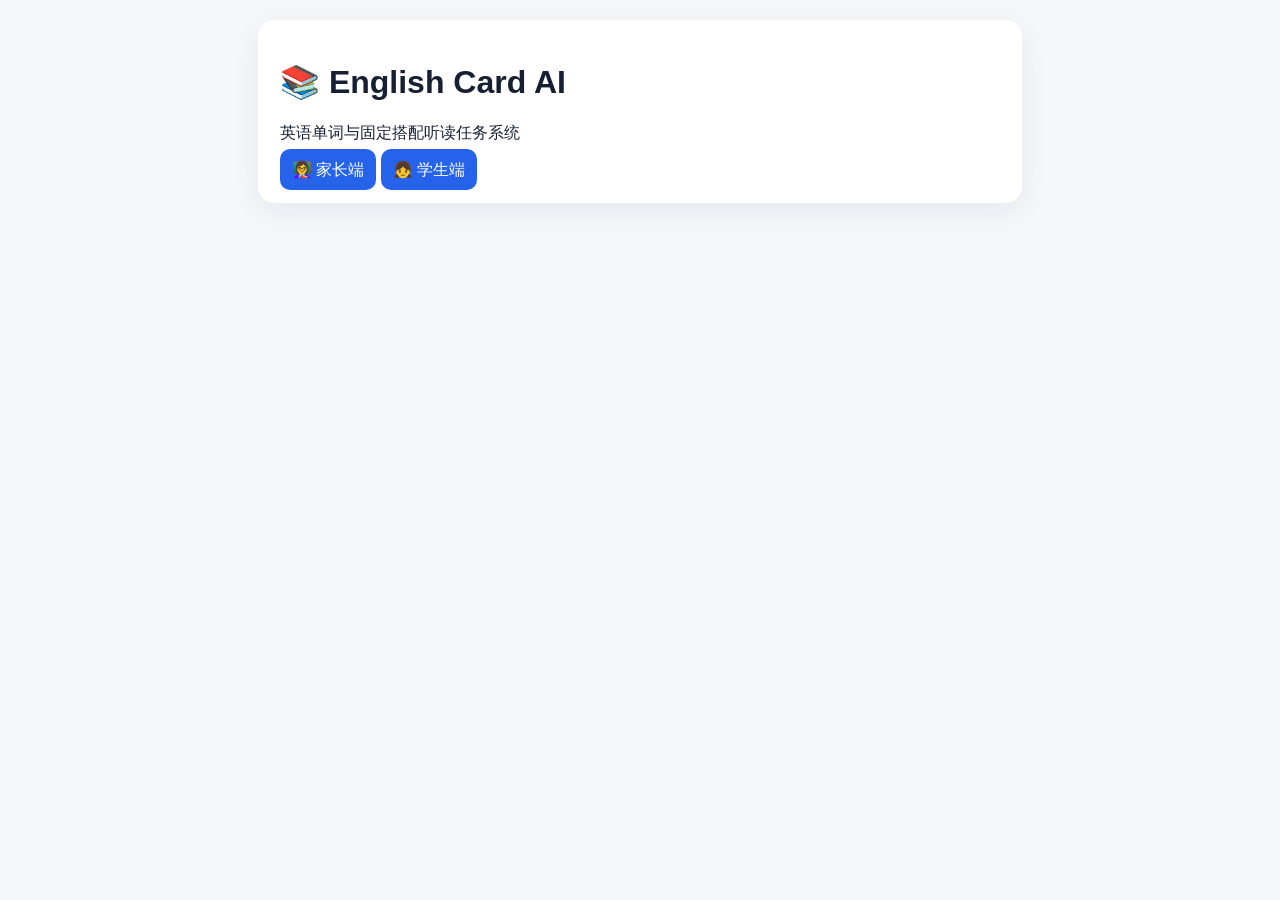
<file: index.html>
<!DOCTYPE html>
<html lang="zh-CN">
<head>
  <meta charset="UTF-8">
  <meta name="viewport" content="width=device-width, initial-scale=1.0">
  <title>English Card AI</title>
  <link rel="stylesheet" href="style.css">
</head>
<body>
  <div class="box">
    <h1>📚 English Card AI</h1>
    <p>英语单词与固定搭配听读任务系统</p>
    <a class="btn" href="teacher.html">👩‍🏫 家长端</a>
    <a class="btn" href="student.html">👧 学生端</a>
  </div>
</body>
</html>
</file>
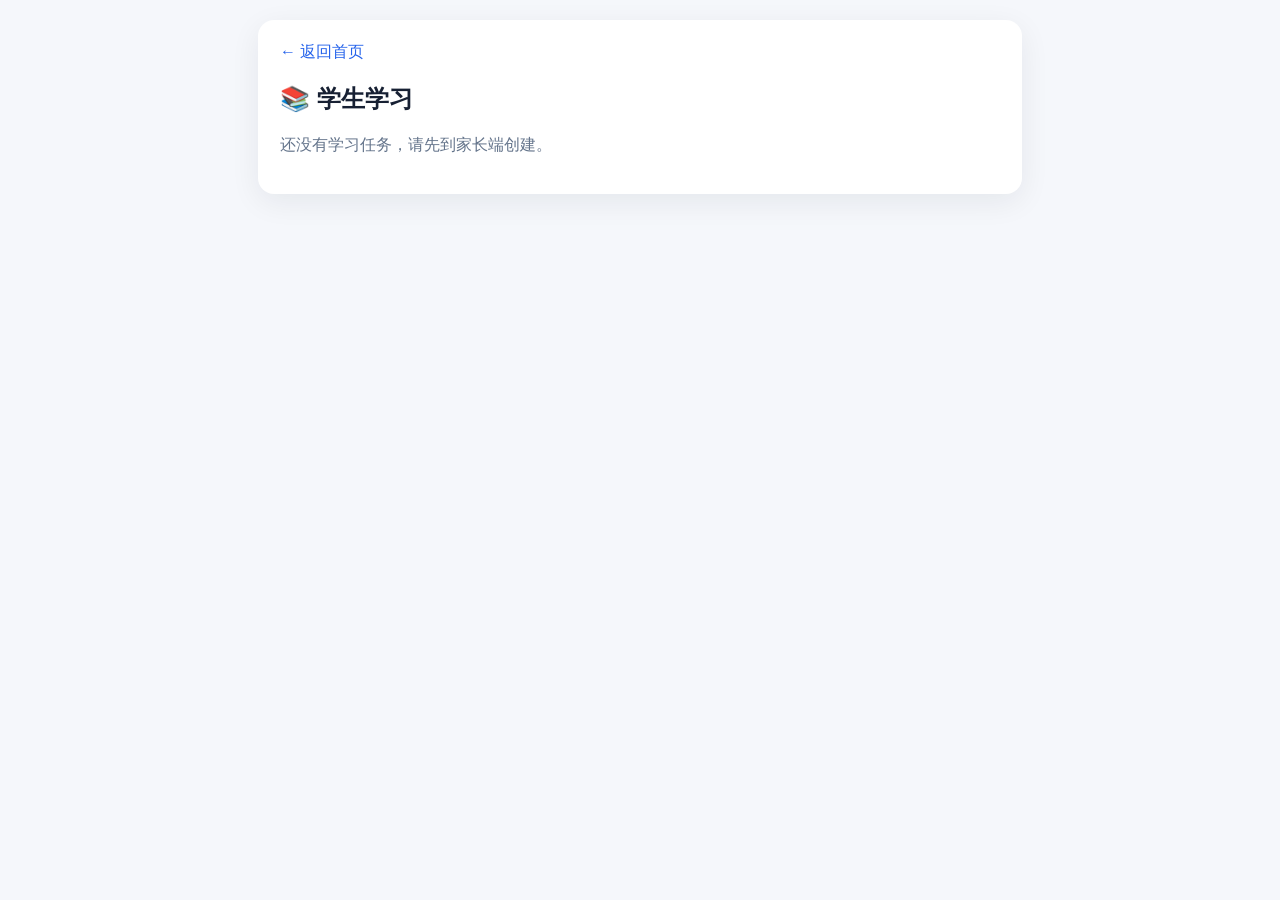
<file: student.html>
<!DOCTYPE html>
<html lang="zh-CN">
<head>
  <meta charset="UTF-8">
  <meta name="viewport" content="width=device-width, initial-scale=1.0">
  <title>学生端</title>
  <link rel="stylesheet" href="style.css">
</head>
<body>
  <div class="box">
    <a class="back-link" href="index.html">← 返回首页</a>
    <h2>📚 学生学习</h2>

    <div id="taskList" class="task-buttons"></div>
    <div id="content"></div>
  </div>

  <script>
    function stableId(prefix, value) {
      let hash = 0;

      for (let i = 0; i < value.length; i++) {
        hash =
          ((hash << 5) -
            hash +
            value.charCodeAt(i)) |
          0;
      }

      return (
        prefix +
        "-" +
        Math.abs(hash).toString(36)
      );
    }

    function parseLegacyWords(text, taskId) {
      return text
        .split("\n")
        .map(line => line.trim())
        .filter(Boolean)
        .map((line, index) => {
          const parts = line.includes("|")
            ? line
                .split("|")
                .map(part => part.trim())
            : line.split(/\s+/);

          const english = parts[0] || "";

          return {
            id: stableId(
              "item",
              taskId +
                "|" +
                index +
                "|" +
                english
            ),
            english,
            chinese: parts[1] || "",
            type: parts.slice(2).join(" ")
          };
        })
        .filter(
          item => item.english && item.chinese
        );
    }

    function loadTasks() {
      try {
        return JSON.parse(
          localStorage.getItem("tasks") ||
            "[]"
        ).map((task, index) => {
          const id =
            task.id ||
            stableId(
              "task",
              index +
                "|" +
                (task.title || "")
            );

          const items = Array.isArray(
            task.items
          )
            ? task.items
            : parseLegacyWords(
                task.words || "",
                id
              );

          return {
            ...task,
            id,
            items
          };
        });
      } catch (error) {
        return [];
      }
    }

    const tasks = loadTasks();

    let learned = JSON.parse(
      localStorage.getItem("learnedV2") ||
        "{}"
    );

    function migrateLearned() {
      if (Object.keys(learned).length) {
        return;
      }

      const oldLearned = JSON.parse(
        localStorage.getItem("learned") ||
          "{}"
      );

      tasks.forEach((task, index) => {
        (oldLearned[index] || []).forEach(
          word => {
            const item = task.items.find(
              entry =>
                entry.english === word
            );

            if (item) {
              learned[item.id] = true;
            }
          }
        );
      });

      saveLearned();
    }

    function escapeHtml(value) {
      return String(value).replace(
        /[&<>'"]/g,
        char =>
          ({
            "&": "&amp;",
            "<": "&lt;",
            ">": "&gt;",
            "'": "&#39;",
            '"': "&quot;"
          })[char]
      );
    }

    function renderTaskButtons() {
      const list =
        document.getElementById("taskList");

      if (!tasks.length) {
        list.innerHTML =
          '<p class="empty">还没有学习任务，请先到家长端创建。</p>';
        return;
      }

      list.innerHTML = tasks
        .map(
          (task, index) => `
            <button
              type="button"
              onclick="showTask(${index})"
            >
              ${escapeHtml(
                task.title ||
                  `学习任务 ${index + 1}`
              )}
            </button>
          `
        )
        .join("");
    }

    function showTask(index) {
      const task = tasks[index];

      const learningItems =
        task.items.filter(
          item => !learned[item.id]
        );

      const learnedItems =
        task.items.filter(
          item => learned[item.id]
        );

      let html = `
        <h3>${escapeHtml(task.title)}</h3>

        <p class="progress">
          已学会 ${learnedItems.length} /
          ${task.items.length}
        </p>

        <h4>📖 学习中</h4>
      `;

      html += learningItems.length
        ? learningItems
            .map(item =>
              wordCard(item, index, false)
            )
            .join("")
        : '<p class="empty">太棒了，这个任务已经全部学会！</p>';

      html += `
        <hr>
        <h4>✅ 已会内容</h4>
      `;

      html += learnedItems.length
        ? learnedItems
            .map(item =>
              wordCard(item, index, true)
            )
            .join("")
        : '<p class="empty">还没有已会内容。</p>';

      document.getElementById(
        "content"
      ).innerHTML = html;
    }

    function wordCard(
      item,
      taskIndex,
      isLearned
    ) {
      const label = item.type || "";

      return `
        <div class="card">
          <div class="left">
            <button
              class="speak-button"
              type="button"
              onclick='speak(${JSON.stringify(
                item.english
              )})'
              aria-label="朗读 ${escapeHtml(
                item.english
              )}"
            >
              🔊
            </button>

            <span class="word">
              ${escapeHtml(item.english)}
            </span>
          </div>

          <div class="right">
            ${escapeHtml(item.chinese)}
            <br>

            ${
              label
                ? `
                  <small>
                    ${escapeHtml(label)}
                  </small>
                  <br>
                `
                : ""
            }

            <button
              class="learn-button"
              type="button"
              onclick="toggleLearned(
                '${item.id}',
                ${taskIndex},
                ${isLearned}
              )"
            >
              ${
                isLearned
                  ? "🔄 重新学习"
                  : "✅ 已会"
              }
            </button>
          </div>
        </div>
      `;
    }

    function toggleLearned(
      itemId,
      taskIndex,
      isLearned
    ) {
      if (isLearned) {
        delete learned[itemId];
      } else {
        learned[itemId] = true;
      }

      saveLearned();
      showTask(taskIndex);
    }

    function saveLearned() {
      localStorage.setItem(
        "learnedV2",
        JSON.stringify(learned)
      );
    }

    function speak(text) {
      speechSynthesis.cancel();

      const speech =
        new SpeechSynthesisUtterance(text);

      speech.lang = "en-US";
      speech.rate = 0.8;

      speechSynthesis.speak(speech);
    }

    migrateLearned();
    renderTaskButtons();
  </script>
</body>
</html>
</file>
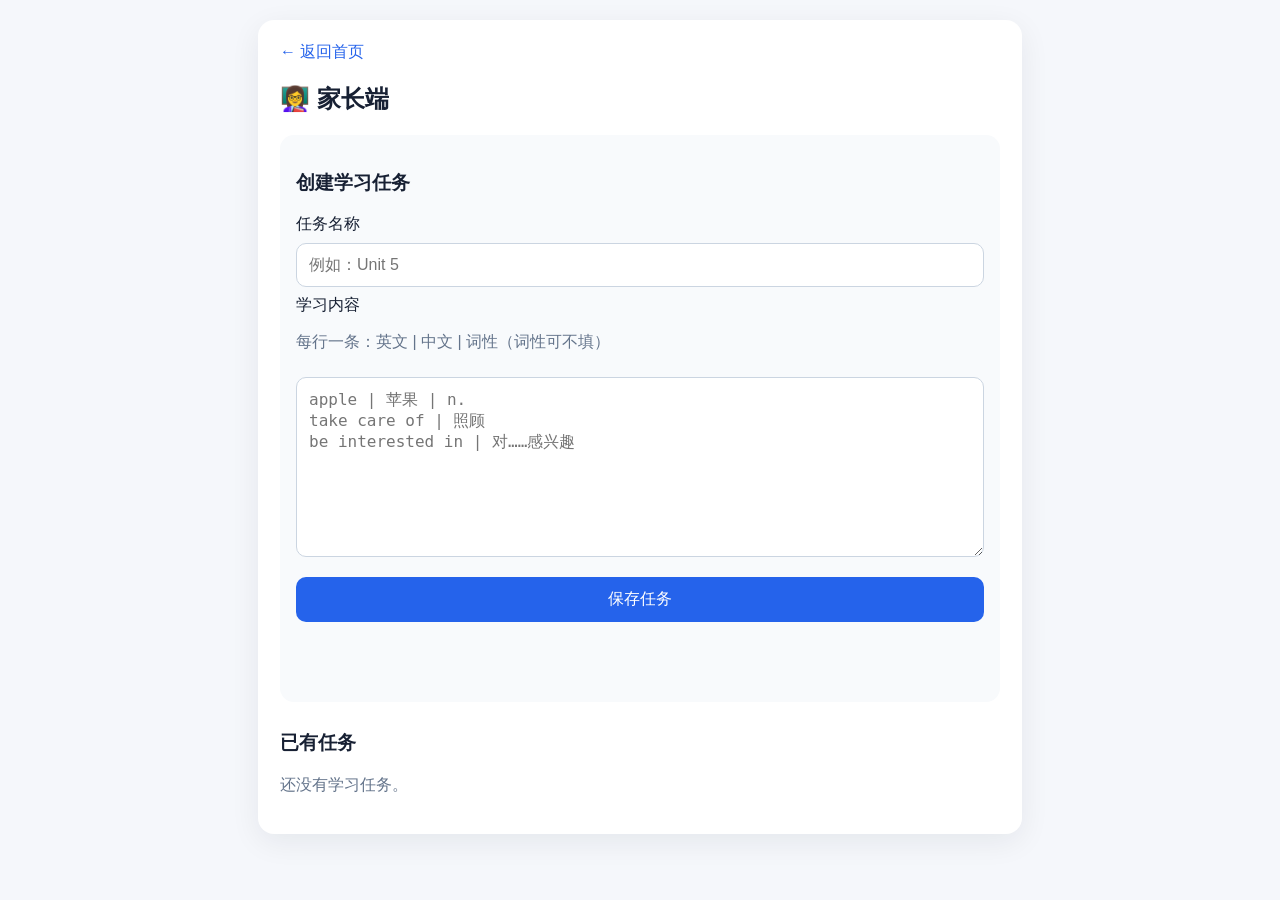
<file: teacher.html>
<!DOCTYPE html>
<html lang="zh-CN">
<head>
  <meta charset="UTF-8">
  <meta name="viewport" content="width=device-width, initial-scale=1.0">
  <title>家长端</title>
  <link rel="stylesheet" href="style.css">
</head>
<body>
  <div class="box">
    <a class="back-link" href="index.html">← 返回首页</a>
    <h2>👩‍🏫 家长端</h2>

    <section class="panel">
      <h3 id="formHeading">创建学习任务</h3>

      <label for="title">任务名称</label>
      <input id="title" placeholder="例如：Unit 5">

      <label for="words">学习内容</label>
      <p class="hint">每行一条：英文 | 中文 | 词性（词性可不填）</p>

      <textarea
        id="words"
        placeholder="apple | 苹果 | n.&#10;take care of | 照顾&#10;be interested in | 对……感兴趣"
      ></textarea>

      <div class="actions">
        <button id="saveButton" type="button" onclick="saveTask()">
          保存任务
        </button>

        <button
          id="cancelButton"
          class="secondary hidden"
          type="button"
          onclick="cancelEdit()"
        >
          取消修改
        </button>
      </div>

      <p id="msg" class="message" aria-live="polite"></p>
    </section>

    <section>
      <h3>已有任务</h3>
      <div id="taskManager"></div>
    </section>
  </div>

  <script>
    let tasks = loadTasks();
    let editingTaskId = null;

    function makeId(prefix) {
      return (
        prefix +
        "-" +
        Date.now().toString(36) +
        "-" +
        Math.random().toString(36).slice(2, 8)
      );
    }

    function stableId(prefix, value) {
      let hash = 0;

      for (let i = 0; i < value.length; i++) {
        hash = ((hash << 5) - hash + value.charCodeAt(i)) | 0;
      }

      return prefix + "-" + Math.abs(hash).toString(36);
    }

    function parseLines(text, taskId) {
      return text
        .split("\n")
        .map(line => line.trim())
        .filter(Boolean)
        .map((line, index) => {
          let parts;

          if (line.includes("|")) {
            parts = line.split("|").map(part => part.trim());
          } else {
            parts = line.split(/\s+/);
          }

          const english = parts[0] || "";
          const chinese = parts[1] || "";
          const type = parts.slice(2).join(" ");

          return {
            id: stableId(
              "item",
              taskId + "|" + index + "|" + english
            ),
            english,
            chinese,
            type
          };
        })
        .filter(item => item.english && item.chinese);
    }

    function normalizeTask(task, index) {
      const taskId =
        task.id ||
        stableId(
          "task",
          index + "|" + (task.title || "")
        );

      const items = Array.isArray(task.items)
        ? task.items.map((item, itemIndex) => ({
            id:
              item.id ||
              stableId(
                "item",
                taskId +
                  "|" +
                  itemIndex +
                  "|" +
                  item.english
              ),
            english: item.english || "",
            chinese: item.chinese || "",
            type: item.type || ""
          }))
        : parseLines(task.words || "", taskId);

      return {
        ...task,
        id: taskId,
        items
      };
    }

    function loadTasks() {
      try {
        const saved = JSON.parse(
          localStorage.getItem("tasks") || "[]"
        );

        const normalized = saved.map(normalizeTask);

        localStorage.setItem(
          "tasks",
          JSON.stringify(normalized)
        );

        return normalized;
      } catch (error) {
        return [];
      }
    }

    function saveAllTasks() {
      localStorage.setItem(
        "tasks",
        JSON.stringify(tasks)
      );
    }

    function escapeHtml(value) {
      return String(value).replace(
        /[&<>'"]/g,
        char =>
          ({
            "&": "&amp;",
            "<": "&lt;",
            ">": "&gt;",
            "'": "&#39;",
            '"': "&quot;"
          })[char]
      );
    }

    function saveTask() {
      const title = document
        .getElementById("title")
        .value.trim();

      const rawWords =
        document.getElementById("words").value;

      const taskId =
        editingTaskId || makeId("task");

      const items = parseLines(rawWords, taskId);

      const msg = document.getElementById("msg");

      if (!title) {
        msg.textContent = "请填写任务名称。";
        return;
      }

      if (!items.length) {
        msg.textContent =
          "请至少填写一条完整内容，并用 | 分隔英文和中文。";
        return;
      }

      const now = new Date().toISOString();

      if (editingTaskId) {
        const position = tasks.findIndex(
          task => task.id === editingTaskId
        );

        const oldTask = tasks[position];

        const oldIds = new Map(
          oldTask.items.map(item => [
            item.english + "|" + item.chinese,
            item.id
          ])
        );

        items.forEach(item => {
          item.id =
            oldIds.get(
              item.english + "|" + item.chinese
            ) || item.id;
        });

        tasks[position] = {
          ...oldTask,
          title,
          items,
          updatedAt: now
        };

        msg.textContent = "✅ 任务修改成功";
      } else {
        tasks.push({
          id: taskId,
          title,
          items,
          date: new Date().toLocaleDateString(),
          updatedAt: now
        });

        msg.textContent = "✅ 任务保存成功";
      }

      saveAllTasks();
      cancelEdit(false);
      renderTasks();
    }

    function editTask(taskId) {
      const task = tasks.find(
        item => item.id === taskId
      );

      if (!task) return;

      editingTaskId = taskId;

      document.getElementById(
        "formHeading"
      ).textContent = "修改学习任务";

      document.getElementById(
        "saveButton"
      ).textContent = "保存修改";

      document
        .getElementById("cancelButton")
        .classList.remove("hidden");

      document.getElementById("title").value =
        task.title;

      document.getElementById("words").value =
        task.items
          .map(item =>
            [
              item.english,
              item.chinese,
              item.type
            ]
              .filter(Boolean)
              .join(" | ")
          )
          .join("\n");

      window.scrollTo({
        top: 0,
        behavior: "smooth"
      });
    }

    function cancelEdit(clearMessage = true) {
      editingTaskId = null;

      document.getElementById(
        "formHeading"
      ).textContent = "创建学习任务";

      document.getElementById(
        "saveButton"
      ).textContent = "保存任务";

      document
        .getElementById("cancelButton")
        .classList.add("hidden");

      document.getElementById("title").value = "";
      document.getElementById("words").value = "";

      if (clearMessage) {
        document.getElementById(
          "msg"
        ).textContent = "";
      }
    }

    function deleteTask(taskId) {
      const task = tasks.find(
        item => item.id === taskId
      );

      if (
        !task ||
        !confirm(`确定删除“${task.title}”吗？`)
      ) {
        return;
      }

      tasks = tasks.filter(
        item => item.id !== taskId
      );

      saveAllTasks();

      if (editingTaskId === taskId) {
        cancelEdit();
      }

      document.getElementById(
        "msg"
      ).textContent = "任务已删除。";

      renderTasks();
    }

    function renderTasks() {
      const manager =
        document.getElementById("taskManager");

      if (!tasks.length) {
        manager.innerHTML =
          '<p class="empty">还没有学习任务。</p>';
        return;
      }

      manager.innerHTML = tasks
        .map(
          task => `
            <article class="task-card">
              <div class="task-header">
                <div>
                  <strong>${escapeHtml(
                    task.title
                  )}</strong>
                  <small>
                    ${task.items.length} 条内容
                  </small>
                </div>

                <div class="inline-actions">
                  <button
                    class="small-button"
                    type="button"
                    onclick="editTask('${task.id}')"
                  >
                    修改
                  </button>

                  <button
                    class="small-button danger"
                    type="button"
                    onclick="deleteTask('${task.id}')"
                  >
                    删除
                  </button>
                </div>
              </div>

              <ul>
                ${task.items
                  .map(
                    item => `
                      <li>
                        <b>${escapeHtml(
                          item.english
                        )}</b>
                        —
                        ${escapeHtml(
                          item.chinese
                        )}
                        ${
                          item.type
                            ? `<span class="tag">${escapeHtml(
                                item.type
                              )}</span>`
                            : ""
                        }
                      </li>
                    `
                  )
                  .join("")}
              </ul>
            </article>
          `
        )
        .join("");
    }

    renderTasks();
  </script>
</body>
</html>
</file>
<file: style.css>
:root {
  font-family:
    "Microsoft YaHei",
    Arial,
    sans-serif;

  color: #172033;
  background: #f5f7fb;
}

body {
  margin: 0;
  padding: 20px;
}

.box {
  max-width: 720px;
  margin: auto;
  padding: 22px;
  border-radius: 16px;
  background: white;

  box-shadow:
    0 8px 30px
    rgba(15, 23, 42, 0.07);
}

input,
textarea,
button,
.btn {
  box-sizing: border-box;
  width: 100%;
  margin: 8px 0;
  padding: 12px;
  border-radius: 10px;
  font-size: 16px;
}

input,
textarea {
  border: 1px solid #cbd5e1;
}

textarea {
  min-height: 180px;
  resize: vertical;
}

button,
.btn {
  border: 0;
  color: white;
  background: #2563eb;
  text-align: center;
  text-decoration: none;
  cursor: pointer;
}

button:hover,
.btn:hover {
  background: #1d4ed8;
}

.back-link {
  color: #2563eb;
  text-decoration: none;
}

.panel {
  margin: 18px 0 28px;
  padding: 16px;
  border-radius: 14px;
  background: #f8fafc;
}

.hint,
.empty {
  color: #64748b;
}

.message {
  min-height: 24px;
  color: #166534;
}

.hidden {
  display: none;
}

.actions,
.inline-actions {
  display: flex;
  gap: 10px;
}

.actions button {
  flex: 1;
}

.secondary {
  color: #334155;
  background: #e2e8f0;
}

.danger {
  background: #dc2626;
}

.danger:hover {
  background: #b91c1c;
}

.task-card {
  margin: 12px 0;
  padding: 15px;
  border: 1px solid #e2e8f0;
  border-radius: 12px;
}

.task-header {
  display: flex;
  align-items: center;
  justify-content: space-between;
  gap: 12px;
}

.task-header small {
  display: block;
  margin-top: 4px;
}

.task-card ul {
  margin-bottom: 0;
  padding-left: 22px;
}

.task-card li {
  margin: 7px 0;
}

.small-button {
  width: auto;
  padding: 8px 12px;
  white-space: nowrap;
}

.tag {
  display: inline-block;
  padding: 2px 7px;
  border-radius: 999px;
  color: #1e40af;
  background: #dbeafe;
  font-size: 12px;
}

.task-buttons button {
  margin-bottom: 8px;
}

.progress {
  color: #2563eb;
  font-weight: bold;
}

.card {
  display: flex;
  justify-content: space-between;
  align-items: center;
  gap: 16px;
  margin: 10px 0;
  padding: 15px;
  border-radius: 12px;
  background: #f8fafc;
}

.left {
  display: flex;
  align-items: center;
  gap: 10px;
  min-width: 0;
}

.speak-button {
  flex: 0 0 42px;
  width: 42px;
  height: 42px;
  margin: 0;
  padding: 0;
  border-radius: 50%;
  font-size: 20px;
}

.word {
  color: #2563eb;
  font-size: 22px;
  font-weight: bold;
  overflow-wrap: anywhere;
}

.right {
  text-align: right;
  font-size: 18px;
}

.learn-button {
  width: auto;
  padding: 8px 12px;
  font-size: 14px;
}

small {
  color: #777;
}

@media (max-width: 560px) {
  body {
    padding: 10px;
  }

  .box {
    padding: 16px;
  }

  .card,
  .task-header {
    align-items: stretch;
    flex-direction: column;
  }

  .right {
    text-align: left;
  }

  .inline-actions {
    width: 100%;
  }

  .inline-actions button {
    flex: 1;
  }
}
</file>
